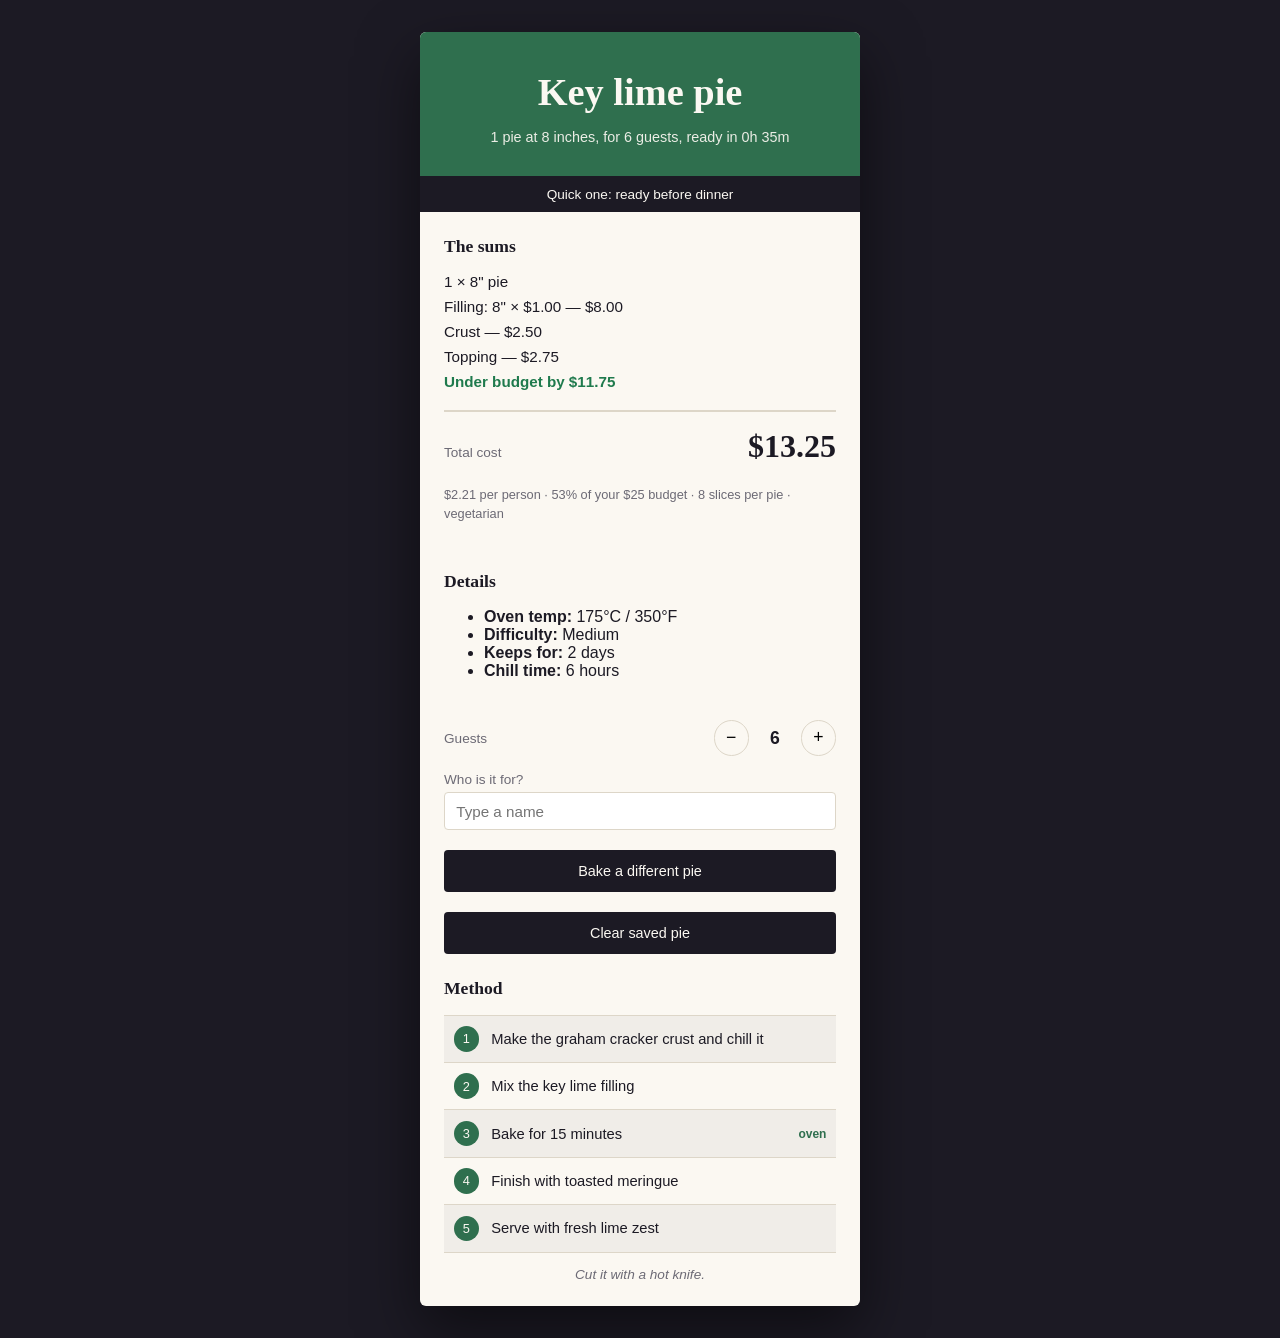
<file: Week10/index.html>
<!doctype html>
<html lang="en">
  <head>
    <meta charset="UTF-8" />
    <meta name="viewport" content="width=device-width, initial-scale=1.0" />
    <title>Random Pie Generator</title>
    <link rel="stylesheet" href="css/style.css" />
  </head>

  <body>
    <article class="card">
      <header class="top">
        <p class="kicker" id="kicker"></p>
        <h1 class="name" id="name"></h1>
        <p class="sub" id="sub"></p>
      </header>

      <p class="status" id="status"></p>

      <section class="block">
        <h2>The sums</h2>
        <p class="line" id="size-line"></p>
        <p class="line" id="cost-line"></p>
        <p class="line" id="crust-line"></p>
        <p class="line" id="topping-line"></p>
        <p class="line budget" id="budget-line"></p>

        <p class="total">
          <span>Total cost</span>
          <strong id="total"></strong>
        </p>
        <p class="fine-print" id="fine-print"></p>
      </section>

     
      <section class="block">
        <h2>Details</h2>
        <ul id="details"></ul>
      </section>

      <section class="controls">
        <div class="qty">
          <span class="qty-label">Guests</span>
          <button id="minus" type="button" aria-label="One fewer guest">−</button>
          <span class="count" id="count"></span>
          <button id="plus" type="button" aria-label="One more guest">+</button>
        </div>

        <div class="field">
          <label for="who">Who is it for?</label>
          <input id="who" type="text" placeholder="Type a name" />
        </div>

        <button class="roll" id="roll" type="button">Bake a different pie</button>
        <!-- NEW (Part B) -->
        <button class="roll" id="clear" type="button">Clear saved pie</button>
      </section>

      <section class="block steps-wrap">
        <h2>Method</h2>
        <ul class="steps" id="steps"></ul>
        <p class="tagline" id="tagline"></p>
      </section>
    </article>

    <script>
      /*
        PART B ANSWER :

        When the saved pie comes back from local storage, its DATA is all there
        (filling, prepMinutes, the serveWith array, the details object) but its
        methods are gone. Calling savedPie.totalMinutes() throws
        "totalMinutes is not a function". That is because JSON only stores data,
        and JSON.stringify silently drops functions.

        To fix it, I would not trust the parsed copy: I look the pie up again in
        my pies array by its filling name, so I get the original object with its
        methods back (see loadSavedPie below).
      */

      /* ---------- DATA ---------- */

     
      const pies = [
        {
          filling: 'Sour cherry',
          crust: 'all-butter shortcrust',
          topping: 'a lattice top',
          pieInches: 9,
          costPerInch: 0.9,
          crustCost: 3.5,
          toppingCost: 2.75,
          prepMinutes: 45,
          bakeMinutes: 65,
          budget: 40,
          tagline: 'Rest it for an hour. Really.',
          accent: '#b3263e',
          isVegetarian: true,
          serveWith: ['vanilla ice cream', 'whipped cream'],
          details: {
            'Oven temp': '200°C / 400°F',
            Difficulty: 'Medium',
            'Keeps for': '2 days',
          },

          totalMinutes() {
            return this.prepMinutes + this.bakeMinutes
          },
          costPerPie() {
            return this.pieInches * this.costPerInch + this.crustCost + this.toppingCost
          },
        },
        {
          filling: 'Brown butter apple',
          crust: 'lard crust',
          topping: 'a crumble topping',
          pieInches: 10,
          costPerInch: 0.7,
          crustCost: 2.5,
          toppingCost: 1.75,
          prepMinutes: 30,
          bakeMinutes: 50,
          budget: 30,
          tagline: 'Best served warm, with something cold.',
          accent: '#a8541f',
          isVegetarian: false,
          serveWith: ['cheddar', 'cinnamon ice cream'],
          details: {
            'Oven temp': '190°C / 375°F',
            Difficulty: 'Easy',
            'Keeps for': '3 days',
          },

          totalMinutes() {
            return this.prepMinutes + this.bakeMinutes
          },
          costPerPie() {
            return this.pieInches * this.costPerInch + this.crustCost + this.toppingCost
          },
        },
        {
          filling: 'Pumpkin',
          crust: 'graham cracker crust',
          topping: 'whipped cream',
          pieInches: 9,
          costPerInch: 0.6,
          crustCost: 2.5,
          toppingCost: 1.75,
          prepMinutes: 25,
          bakeMinutes: 40,
          budget: 20,
          tagline: 'Leftovers are breakfast.',
          accent: '#6b3f7a',
          isVegetarian: true,
          serveWith: ['hot coffee', 'maple syrup'],
          details: {
            'Oven temp': '175°C / 350°F',
            Difficulty: 'Easy',
            'Keeps for': '4 days',
            'Chill time': '4 hours',
          },

          totalMinutes() {
            return this.prepMinutes + this.bakeMinutes
          },
          costPerPie() {
            return this.pieInches * this.costPerInch + this.crustCost + this.toppingCost
          },
        },
        {
          filling: 'Key lime',
          crust: 'graham cracker crust',
          topping: 'toasted meringue',
          pieInches: 8,
          costPerInch: 1,
          crustCost: 2.5,
          toppingCost: 2.75,
          prepMinutes: 20,
          bakeMinutes: 15,
          budget: 25,
          tagline: 'Cut it with a hot knife.',
          accent: '#2f6f4e',
          isVegetarian: true,
          serveWith: ['fresh lime zest'],
          details: {
            'Oven temp': '175°C / 350°F',
            Difficulty: 'Medium',
            'Keeps for': '2 days',
            'Chill time': '6 hours',
          },

          totalMinutes() {
            return this.prepMinutes + this.bakeMinutes
          },
          costPerPie() {
            return this.pieInches * this.costPerInch + this.crustCost + this.toppingCost
          },
        },
        {
          filling: 'Chocolate silk',
          crust: 'chocolate cookie crust',
          topping: 'whipped cream',
          pieInches: 11,
          costPerInch: 0.8,
          crustCost: 3.5,
          toppingCost: 1.75,
          prepMinutes: 40,
          bakeMinutes: 70,
          budget: 45,
          tagline: 'Nobody ever regretted a second slice.',
          accent: '#3b4c9c',
          isVegetarian: true,
          serveWith: ['raspberries', 'espresso'],
          details: {
            'Oven temp': '160°C / 325°F',
            Difficulty: 'Hard',
            'Keeps for': '3 days',
          },

          totalMinutes() {
            return this.prepMinutes + this.bakeMinutes
          },
          costPerPie() {
            return this.pieInches * this.costPerInch + this.crustCost + this.toppingCost
          },
        },
      ]

      

      function pickRandom(list) {
        const index = Math.floor(Math.random() * list.length)
        return list[index]
      }

    
      let currentPie

      let guests = 6
      let eaterName = ''

      const MIN_GUESTS = 1
      const MAX_GUESTS = 20
      const STORAGE_KEY = 'savedPie'

    

      function rollNewPie() {
        currentPie = pickRandom(pies)
      }

      function savePie() {
        localStorage.setItem(STORAGE_KEY, JSON.stringify(currentPie))
      }

     
      function loadSavedPie() {
        const raw = localStorage.getItem(STORAGE_KEY)

        if (!raw) {
          return false
        }

        try {
          const saved = JSON.parse(raw)

         
          const original = pies.find(function (pie) {
            return pie.filling === saved.filling
          })

          if (original) {
            currentPie = original
            return true
          }
        } catch (error) {
          
        }

        return false
      }

  

      function render() {
        const slicesPerPie = currentPie.pieInches >= 10 ? 10 : 8

        const piesNeeded = Math.ceil(guests / slicesPerPie)

        const fillingCost = currentPie.pieInches * currentPie.costPerInch
        const costPerPie = currentPie.costPerPie() // method
        const totalCost = costPerPie * piesNeeded
        const costPerPerson = totalCost / guests
        const budgetUsed = Math.round((totalCost / currentPie.budget) * 100)
        const totalMinutes = currentPie.totalMinutes() // method
        const hoursPart = Math.floor(totalMinutes / 60)
        const minutesPart = totalMinutes % 60

        const isOverBudget = totalCost > currentPie.budget
        const isLongBake = totalMinutes > 100

        const gap = Math.abs(currentPie.budget - totalCost)

        let status

        if (isLongBake) {
          status = 'Long bake: start first thing in the morning'
        } else if (totalMinutes > 70) {
          status = 'An afternoon project'
        } else {
          status = 'Quick one: ready before dinner'
        }

        const budgetLine = isOverBudget
          ? `Over budget by $${gap.toFixed(2)}`
          : `Under budget by $${gap.toFixed(2)}`

        const pieWord = piesNeeded === 1 ? 'pie' : 'pies'
        const kicker = eaterName === '' ? '' : `Made for ${eaterName}`
        const diet = currentPie.isVegetarian ? 'vegetarian' : 'not vegetarian'

        const sub = `${piesNeeded} ${pieWord} at ${currentPie.pieInches} inches, for ${guests} guests, ready in ${hoursPart}h ${minutesPart}m`

        const finePrint = `$${costPerPerson.toFixed(2)} per person · ${budgetUsed}% of your $${currentPie.budget} budget · ${slicesPerPie} slices per pie · ${diet}`

   
        const steps = [
          `Make the ${currentPie.crust} and chill it`,
          `Mix the ${currentPie.filling.toLowerCase()} filling`,
          `Bake for ${currentPie.bakeMinutes} minutes`,
          `Finish with ${currentPie.topping}`,
          `Serve with ${currentPie.serveWith.join(' or ')}`,
        ]

        let stepsHTML = ''

        for (let i = 0; i < steps.length; i++) {
          const stripe = i % 2 === 0 ? 'stripe' : ''
          const isOvenStep = i % 3 === 2
          const label = isOvenStep ? `<span class="oven">oven</span>` : ''

          stepsHTML += `<li class="${stripe}"><span class="num">${i + 1}</span>${steps[i]}${label}</li>`
        }

        
        const detailKeys = Object.keys(currentPie.details)
        let detailsHTML = ''

        for (let i = 0; i < detailKeys.length; i++) {
          const key = detailKeys[i]
          detailsHTML += `<li><strong>${key}:</strong> ${currentPie.details[key]}</li>`
        }

        
        document.querySelector('#kicker').textContent = kicker
        document.querySelector('#name').textContent = `${currentPie.filling} pie`
        document.querySelector('#sub').textContent = sub
        document.querySelector('#status').textContent = status

        document.querySelector('#size-line').textContent =
          `${piesNeeded} × ${currentPie.pieInches}" ${pieWord}`
        document.querySelector('#cost-line').textContent =
          `Filling: ${currentPie.pieInches}" × $${currentPie.costPerInch.toFixed(2)}  —  $${fillingCost.toFixed(2)}`
        document.querySelector('#crust-line').textContent =
          `Crust  —  $${currentPie.crustCost.toFixed(2)}`
        document.querySelector('#topping-line').textContent =
          `Topping  —  $${currentPie.toppingCost.toFixed(2)}`
        document.querySelector('#budget-line').textContent = budgetLine
        document.querySelector('#budget-line').classList.toggle('over', isOverBudget)

        document.querySelector('#total').textContent = `$${totalCost.toFixed(2)}`
        document.querySelector('#fine-print').textContent = finePrint
        document.querySelector('#count').textContent = guests
        document.querySelector('#steps').innerHTML = stepsHTML
        document.querySelector('#details').innerHTML = detailsHTML
        document.querySelector('#tagline').textContent = currentPie.tagline

        document.body.style.setProperty('--accent', currentPie.accent)

        document.querySelector('#minus').disabled = guests === MIN_GUESTS
        document.querySelector('#plus').disabled = guests === MAX_GUESTS
      }

      
      function handlePlus() {
        if (guests < MAX_GUESTS) {
          guests = guests + 1
          render()
        }
      }

      function handleMinus() {
        if (guests > MIN_GUESTS) {
          guests = guests - 1
          render()
        }
      }

      function handleName(event) {
        eaterName = event.target.value.trim()
        render()
      }

      function handleRoll() {
        rollNewPie()
        savePie()
        render()
      }

      function handleClear() {
        localStorage.removeItem(STORAGE_KEY)
        rollNewPie()
        render()
      }

      document.querySelector('#plus').addEventListener('click', handlePlus)
      document.querySelector('#minus').addEventListener('click', handleMinus)
      document.querySelector('#who').addEventListener('input', handleName)
      document.querySelector('#roll').addEventListener('click', handleRoll)
      document.querySelector('#clear').addEventListener('click', handleClear)

  
      if (!loadSavedPie()) {
        rollNewPie()
      }

      render()
    </script>
  </body>
</html>
</file>
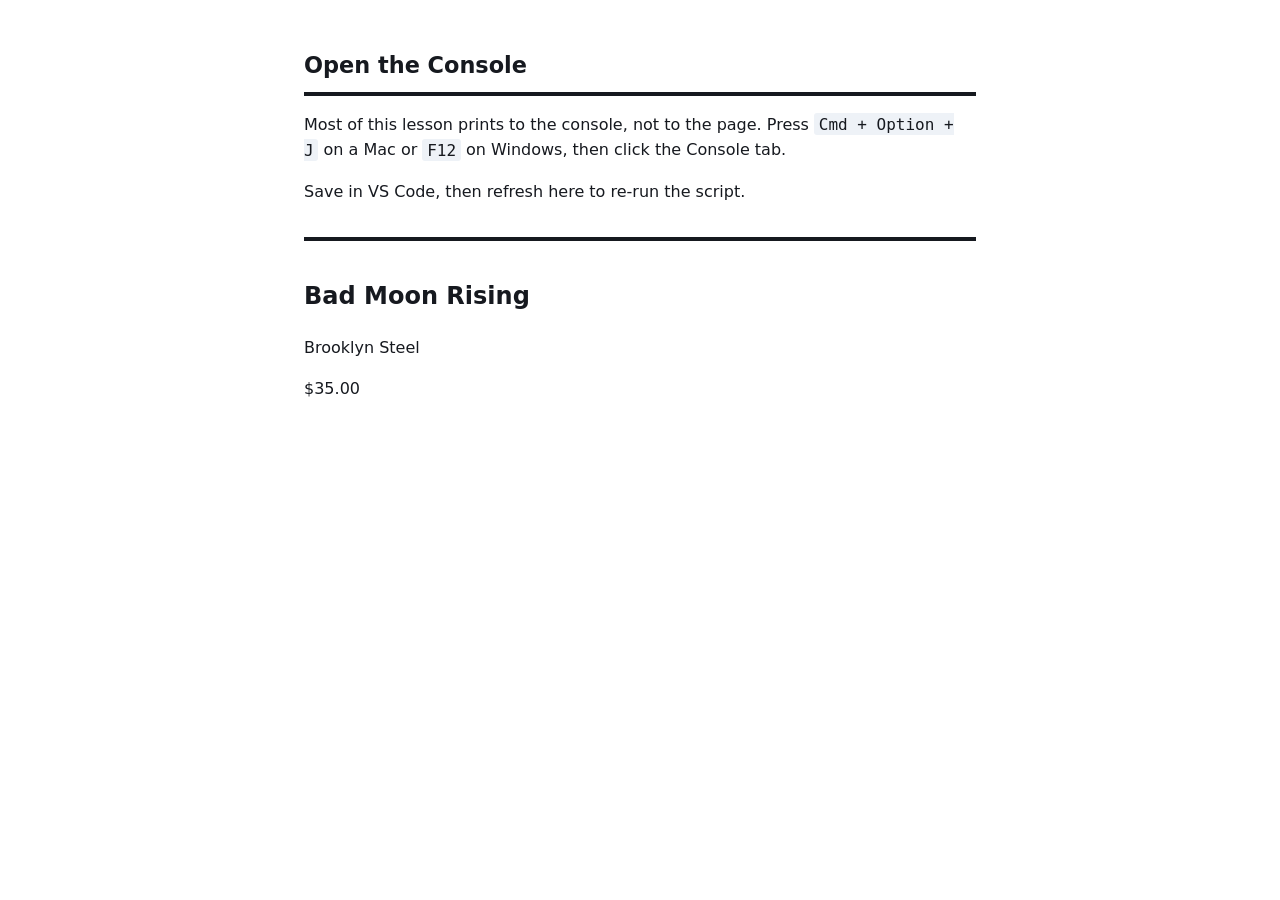
<file: Week12StarterFilesExercise/index.html>
<!DOCTYPE html>
<html lang="en">
  <head>
    <meta charset="UTF-8" />
    <meta name="viewport" content="width=device-width, initial-scale=1" />
    <title>JS Objects: deep dive</title>
    <style>
      body {
        font-family: system-ui, -apple-system, "Segoe UI", Helvetica, sans-serif;
        max-width: 42rem;
        margin: 3rem auto;
        padding: 0 1.5rem;
        line-height: 1.6;
        color: #16191f;
      }
      h1 {
        font-size: 1.4rem;
        border-bottom: 4px solid #16191f;
        padding-bottom: 0.5rem;
      }
      code {
        background: #eef2f7;
        padding: 0.1rem 0.3rem;
        border-radius: 3px;
        font-family: ui-monospace, Menlo, Consolas, monospace;
      }
      #output {
        margin-top: 2rem;
        padding-top: 1rem;
        border-top: 4px solid #16191f;
      }
    </style>
  </head>

  <body>
    <h1>Open the Console</h1>

    <p>
      Most of this lesson prints to the console, not to the page. Press
      <code>Cmd + Option + J</code> on a Mac or <code>F12</code> on Windows,
      then click the Console tab.
    </p>

    <p>Save in VS Code, then refresh here to re-run the script.</p>

    <!-- Section 9 asks you to put an object on the page. These three are here
         for that. Give them content with querySelector and textContent. -->
    <div id="output">
      <h2 id="line-one"></h2>
      <p id="line-two"></p>
      <p id="line-three"></p>
    </div>

    <script>
      // Section 2: your first object.
      
      const me = {
        name: 'Azelin',
        lives: 'Brooklyn',
        classes: 4,
        hasEaten: false,
        foods: ['dumplings', 'pasta', 'mango'],
      }

      console.log(me)


      // Section 3: reading values, two ways
      console.log(me.name) 
      console.log(me['lives']) 

      let key = 'name'
      console.log(me[key])
      key = 'classes' 
      console.log(me[key])

      console.log(me.favouriteColour)
      // Section 4: changing an object
    

      me.classes = 5 // update
      me.hometown = 'Shanghai' // add a key that was not there before (change to yours)
      me.foods.push('hot pot') // array methods work on an array inside an object
      console.log(me)

      // Reassigning a const throws an error. try/catch lets us read it
      // without stopping the rest of the script.
      try {
        me = { name: 'someone else' }
      } catch (error) {
        console.log('Section 4 error:', error.message)
      }
      // Section 5: objects inside objects
      const meWithPlace = {
        name: 'Azelin',
        place: {
          city: 'New York',
          borough: 'Brooklyn',
        },
      }

      console.log(meWithPlace.place.city) // one chained expression

    
      try {
        console.log(meWithPlace.plce.city)
      } catch (error) {
        console.log('Section 5 error:', error.message)
      }
      // Section 6: an array of objects
      const albums = [
        { title: 'Blonde', artist: 'Frank Ocean', year: 2016, owned: true },
        { title: 'Currents', artist: 'Tame Impala', year: 2015, owned: true },
        { title: 'Titanic Rising', artist: 'Weyes Blood', year: 2019, owned: false },
        { title: 'SOS', artist: 'SZA', year: 2022, owned: false },
      ]

      console.log(albums[2].title) // the third item's title

      for (let i = 0; i < albums.length; i++) {
        console.log(`${albums[i].title} by ${albums[i].artist} (${albums[i].year})`)
      }

      function pickRandom(list) {
        return list[Math.floor(Math.random() * list.length)]
      }

      const randomAlbum = pickRandom(albums)
      console.log(randomAlbum.title, randomAlbum.year)

      // Section 7: functions inside objects


      const show = {
        headliner: 'Bad Moon Rising',
        venue: 'Brooklyn Steel',
        price: 28.5,
        capacity: 400,
        ticketsSold: 388,

        ticketsLeft() {
          return this.capacity - this.ticketsSold
        },

        summary() {
          return `${this.headliner}: ${this.ticketsLeft()} tickets left`
        },
      }

      console.log(show.ticketsLeft()) 
      console.log(show.summary()) 
      show.ticketsSold = 400 
      console.log(show.ticketsLeft()) 
      console.log(show.summary())
      show.ticketsSold = 388 

      // Section 8: looping over an object's keys
      console.log(Object.keys(show))
      console.log(Object.values(show))
      console.log(Object.entries(show))

      const showKeys = Object.keys(show)

      for (let i = 0; i < showKeys.length; i++) {
        const k = showKeys[i]
        console.log(`${k}: ${show[k]}`)
      }

      show.doors = 'Fri 13 Nov, 8pm' 
      // Section 9: putting an object on the page
     

      const tonight = {
        headliner: 'Bad Moon Rising',
        venue: 'Brooklyn Steel',
        price: 28.5,
      }

      function render() {
        document.querySelector('#line-one').textContent = tonight.headliner
        document.querySelector('#line-two').textContent = tonight.venue
        document.querySelector('#line-three').textContent = `$${tonight.price.toFixed(2)}`
      }

      render()

      tonight.price = 35 
      render() 

     
      // Section 10: objects and local storage
      localStorage.setItem('showBroken', tonight)
      console.log(localStorage.getItem('showBroken')) 

     
      localStorage.setItem('show', JSON.stringify(tonight))
      const saved = JSON.parse(localStorage.getItem('show'))
      console.log(saved.headliner)

  
      localStorage.setItem('albums', JSON.stringify(albums))
      const savedAlbums = JSON.parse(localStorage.getItem('albums'))
      console.log(savedAlbums[0].title)


      localStorage.setItem('showWithMethod', JSON.stringify(show))
      const savedShow = JSON.parse(localStorage.getItem('showWithMethod'))
      console.log(savedShow.headliner) // data is fine
      try {
        console.log(savedShow.ticketsLeft())
      } catch (error) {
        console.log('Section 10 error:', error.message) 
      } 
    </script>
  </body>
</html>
</file>
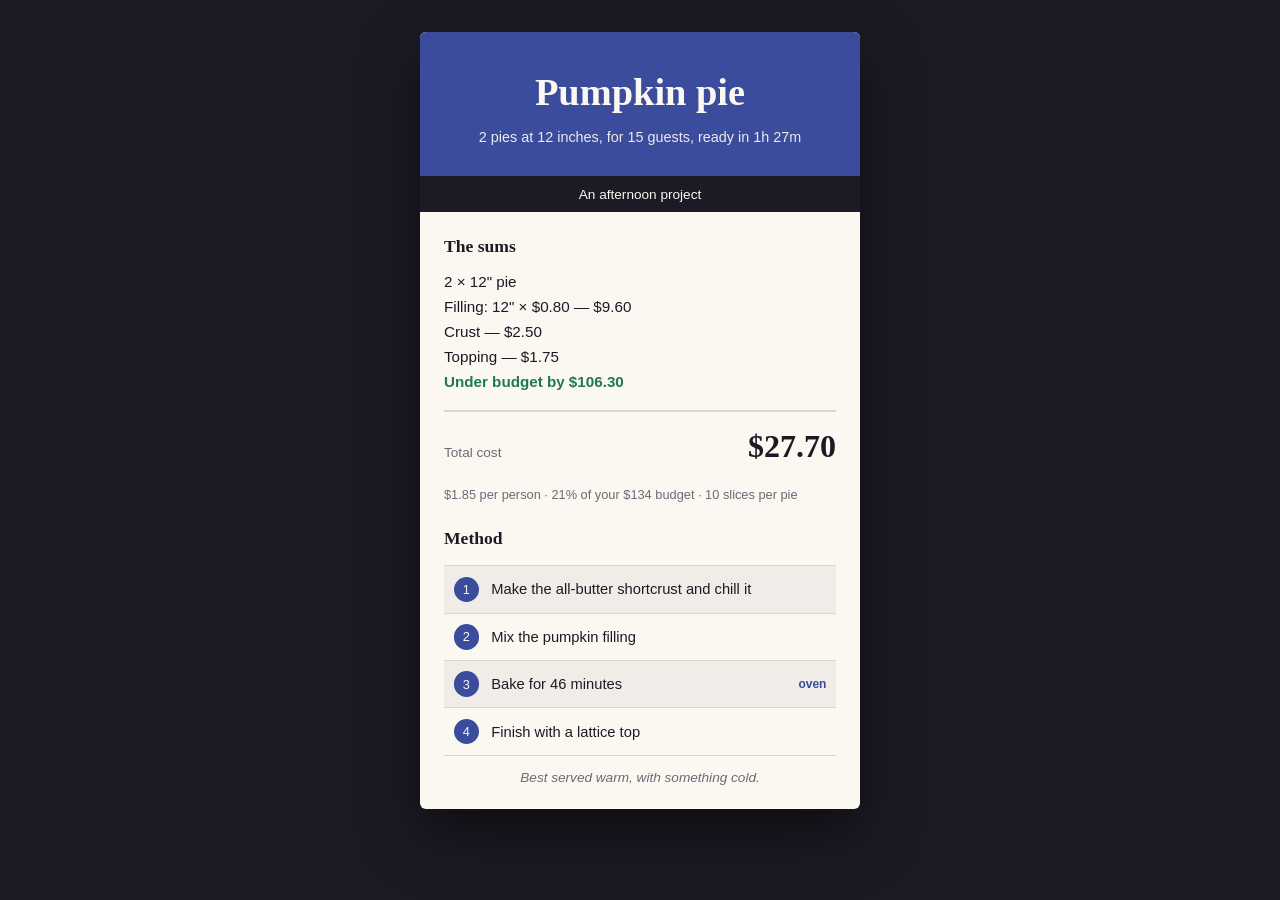
<file: Week9/index.html>
<!doctype html>
<html lang="en">
  <head>
    <meta charset="UTF-8" />
    <meta name="viewport" content="width=device-width, initial-scale=1.0" />
    <title>Random Pie Generator</title>
    <link rel="stylesheet" href="css/style.css" />
  </head>

  <body>
    <article class="card">
      <header class="top">
        <h1 class="name" id="name"></h1>
        <p class="sub" id="sub"></p>
      </header>

      <p class="status" id="status"></p>

      <section class="block">
        <h2>The sums</h2>
        <p class="line" id="size-line"></p>
        <p class="line" id="cost-line"></p>
        <p class="line" id="crust-line"></p>
        <p class="line" id="topping-line"></p>
        <p class="line budget" id="budget-line"></p>

        <p class="total">
          <span>Total cost</span>
          <strong id="total"></strong>
        </p>
        <p class="fine-print" id="fine-print"></p>
      </section>

      <section class="block steps-wrap">
        <h2>Method</h2>
        <ul class="steps" id="steps"></ul>
        <p class="tagline" id="tagline"></p>
      </section>
    </article>

    <script>

      const crusts = [
        'all-butter shortcrust',
        'graham cracker crust',
        'lard crust',
        'chocolate cookie crust',
        'oat and almond crust',
      ]

      const fillings = [
        'Sour cherry',
        'Brown butter apple',
        'Pumpkin',
        'Key lime',
        'Blueberry lemon',
        'Pecan',
        'Peach and ginger',
        'Chocolate silk',
      ]

      const toppings = [
        'a lattice top',
        'whipped cream',
        'toasted meringue',
        'a crumble topping',
      ]

      const bakers = ['Nan Wei', 'Big Dot', 'The Corner Oven']

      const accents = ['#b3263e', '#2f6f4e', '#3b4c9c', '#a8541f', '#6b3f7a', '#1f7a8c']

      const taglines = [
        'Best served warm, with something cold.',
        'Rest it for an hour. Really.',
        'Nobody ever regretted a second slice.',
        'Blind bake the crust first.',
        'Leftovers are breakfast.',
        'Cut it with a hot knife.',
        'Sugar is cheaper than regret.',
      ]



     
      function pickRandom(list) {
        const index = Math.floor(Math.random() * list.length)
        return list[index]
      }


      function randomBetween(min, max) {
        return Math.floor(Math.random() * (max - min + 1)) + min
      }


     
      const crust = pickRandom(crusts)
      const filling = pickRandom(fillings)
      const topping = pickRandom(toppings)

      const pieInches = randomBetween(8, 12)
      const guests = randomBetween(4, 16)
      const prepMinutes = randomBetween(15, 60)
      const bakeMinutes = randomBetween(25, 75)
      const budget = randomBetween(40, 150)

      const costPerInch = randomBetween(5, 10) / 10
      const crustCost = randomBetween(2, 4) + 0.5
      const toppingCost = randomBetween(1, 3) + 0.75


  
      const slicesPerPie = pieInches >= 10 ? 10 : 8

      // Math.ceil: 12 guests on 8-slice pies still means 2 pies
      const piesNeeded = Math.ceil(guests / slicesPerPie)

      const costPerPie = pieInches * costPerInch + crustCost + toppingCost
      const totalCost = costPerPie * piesNeeded
      const costPerPerson = totalCost / guests
      const budgetUsed = Math.round((totalCost / budget) * 100)
      const totalMinutes = prepMinutes + bakeMinutes
      const hoursPart = Math.floor(totalMinutes / 60)
      const minutesPart = totalMinutes % 60

      // booleans worked out from comparisons, never typed
      const isOverBudget = totalCost > budget
      const isLongBake = totalMinutes > 100

      const gap = Math.abs(budget - totalCost)


      let status

      if (isLongBake) {
        status = 'Long bake: start first thing in the morning'
      } else if (totalMinutes > 70) {
        status = 'An afternoon project'
      } else {
        status = 'Quick one: ready before dinner'
      }

   
      const budgetLine = isOverBudget
        ? `Over budget by $${gap.toFixed(2)}`
        : `Under budget by $${gap.toFixed(2)}`

      const pieWord = piesNeeded === 1 ? 'pie' : 'pies'

      // template literal with lots of variables
      const sub = `${piesNeeded} ${pieWord} at ${pieInches} inches, for ${guests} guests, ready in ${hoursPart}h ${minutesPart}m`

      const finePrint = `$${costPerPerson.toFixed(2)} per person · ${budgetUsed}% of your $${budget} budget · ${slicesPerPie} slices per pie`



      const steps = [
        `Make the ${crust} and chill it`,
        `Mix the ${filling.toLowerCase()} filling`,
        `Bake for ${bakeMinutes} minutes`,
        `Finish with ${topping}`,
      ]

      let stepsHTML = ''

      for (let i = 0; i < steps.length; i++) {
        // i % 2: every other row gets a stripe
        const stripe = i % 2 === 0 ? 'stripe' : ''

        // i % 3: every third row (the 3rd) is the oven step
        const isOvenStep = i % 3 === 2
        const label = isOvenStep ? `<span class="oven">oven</span>` : ''

        stepsHTML += `<li class="${stripe}"><span class="num">${i + 1}</span>${steps[i]}${label}</li>`
      }


      
      document.querySelector('#name').textContent = `${filling} pie`
      document.querySelector('#sub').textContent = sub
      document.querySelector('#status').textContent = status

      document.querySelector('#size-line').textContent =
        `${piesNeeded} × ${pieInches}" pie`
      document.querySelector('#cost-line').textContent =
        `Filling: ${pieInches}" × $${costPerInch.toFixed(2)}  —  $${(pieInches * costPerInch).toFixed(2)}`
      document.querySelector('#crust-line').textContent =
        `Crust  —  $${crustCost.toFixed(2)}`
      document.querySelector('#topping-line').textContent =
        `Topping  —  $${toppingCost.toFixed(2)}`
      document.querySelector('#budget-line').textContent = budgetLine
      document.querySelector('#budget-line').classList.toggle('over', isOverBudget)

      document.querySelector('#total').textContent = `$${totalCost.toFixed(2)}`
      document.querySelector('#fine-print').textContent = finePrint
      document.querySelector('#tagline').textContent = pickRandom(taglines)
      document.querySelector('#steps').innerHTML = stepsHTML

      document.body.style.setProperty('--accent', pickRandom(accents))

      console.log({ filling, crust, topping, totalCost, totalMinutes, isOverBudget, isLongBake })
    </script>
  </body>
</html>
</file>
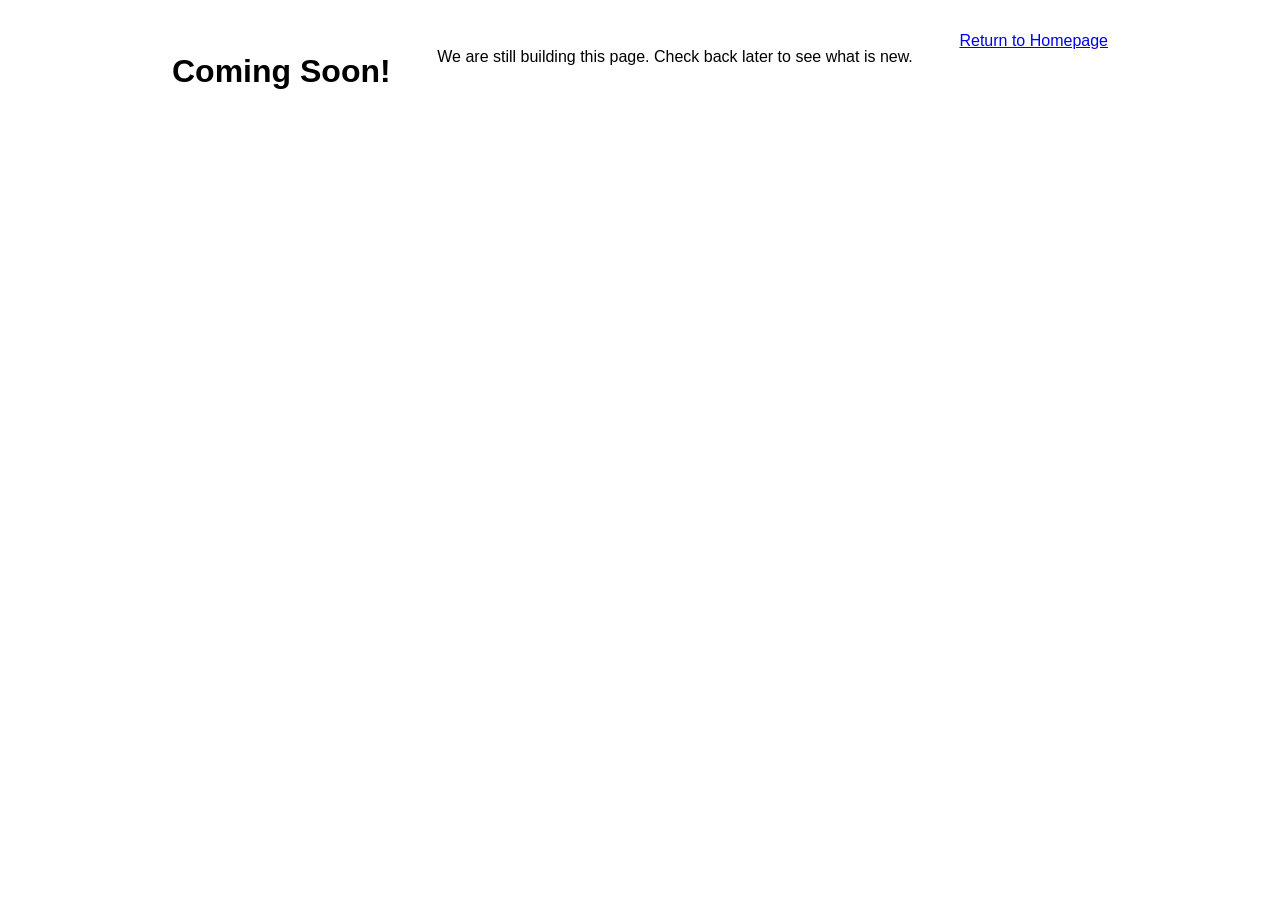
<file: Midterm/choreo.html>
<!DOCTYPE html>
<html lang="en">
<head>
    <meta charset="UTF-8">
    <meta name="viewport" content="width=device-width, initial-scale=1.0">
    <title>Coming Soon</title>
    <link rel="stylesheet" href="css/style.css" />
</head>
<body>
    <div class="container">
        <h1>Coming Soon!</h1>
        <p>We are still building this page. Check back later to see what is new.</p>
        <a href="index.html">Return to Homepage</a>
    </div>
</body>
</html>
</file>
<file: Week10/css/style.css>
:root {
  --accent: #b3263e;
  --ink: #1c1a24;
  --paper: #fbf8f2;
  --muted: #6c6a75;
  --line: #ddd6c8;
  --ff-display: 'Georgia', 'Times New Roman', serif;
  --ff-body: 'Helvetica Neue', Helvetica, Arial, sans-serif;
}

* { box-sizing: border-box; }

body {
  margin: 0;
  padding: 2rem 1rem;
  background: var(--ink);
  color: var(--ink);
  font-family: var(--ff-body);
  display: flex;
  justify-content: center;
  align-items: flex-start;
  min-height: 100vh;
}

.card {
  background: var(--paper);
  width: 100%;
  max-width: 440px;
  border-radius: 6px;
  overflow: hidden;
  box-shadow: 0 24px 60px rgb(0 0 0 / 0.5);
}

.top {
  background: var(--accent);
  color: var(--paper);
  padding: 2rem 1.5rem 1.75rem;
  text-align: center;
}

.kicker { margin: 0; font-size: 0.85rem; font-style: italic; opacity: 0.9; }
.kicker:empty { display: none; }

.name {
  font-family: var(--ff-display);
  font-size: 2.4rem;
  line-height: 1.05;
  margin: 0.5rem 0 0;
  font-weight: 700;
}

.sub { margin: 0.9rem 0 0; font-size: 0.9rem; line-height: 1.5; opacity: 0.92; }

.status {
  margin: 0;
  padding: 0.65rem 1.5rem;
  background: var(--ink);
  color: var(--paper);
  font-size: 0.85rem;
  text-align: center;
}

.block { padding: 1.5rem; }

.block h2 {
  font-family: var(--ff-display);
  font-size: 1.1rem;
  margin: 0 0 1rem;
}

.line {
  display: flex;
  justify-content: space-between;
  gap: 1rem;
  margin: 0 0 0.5rem;
  font-size: 0.95rem;
}

.line:empty { display: none; }

.budget { color: #1f7a4d; font-weight: 600; }
.budget.over { color: #b3261e; }

.total {
  display: flex;
  justify-content: space-between;
  align-items: baseline;
  margin: 1.25rem 0 0;
  padding-top: 1rem;
  border-top: 2px solid var(--line);
}

.total span { font-size: 0.85rem; color: var(--muted); }
.total strong { font-family: var(--ff-display); font-size: 2rem; }

.fine-print { margin: 1.25rem 0 0; font-size: 0.8rem; line-height: 1.5; color: var(--muted); }

.steps-wrap { padding-top: 0; }

.steps {
  list-style: none;
  margin: 0;
  padding: 0;
  border-top: 1px solid var(--line);
}

.steps li {
  display: flex;
  align-items: center;
  gap: 0.75rem;
  padding: 0.65rem 0.6rem;
  font-size: 0.92rem;
  border-bottom: 1px solid var(--line);
}

.steps li.stripe { background: rgb(0 0 0 / 0.045); }

.steps .num {
  flex: none;
  width: 1.6rem;
  height: 1.6rem;
  border-radius: 50%;
  background: var(--accent);
  color: var(--paper);
  font-size: 0.8rem;
  display: grid;
  place-items: center;
}

.steps .oven {
  margin-left: auto;
  font-size: 0.75rem;
  color: var(--accent);
  font-weight: 700;
}

.tagline { margin: 0.9rem 0 0; font-size: 0.85rem; font-style: italic; color: var(--muted); text-align: center; }



.controls { padding: 0 1.5rem 1.5rem; }

.qty { display: flex; align-items: center; gap: 0.75rem; margin: 0 0 1rem; }

.qty .qty-label { font-size: 0.85rem; color: var(--muted); margin-right: auto; }

.qty button {
  width: 2.2rem;
  height: 2.2rem;
  border: 1px solid var(--line);
  border-radius: 999px;
  background: transparent;
  font-size: 1.1rem;
  line-height: 1;
  cursor: pointer;
  font-family: inherit;
  transition: background 150ms ease;
}

.qty button:hover { background: rgb(0 0 0 / 0.06); }
.qty button:disabled { opacity: 0.3; cursor: not-allowed; }

.qty .count { min-width: 1.75rem; text-align: center; font-weight: 700; font-size: 1.1rem; }

.field label { display: block; font-size: 0.85rem; color: var(--muted); margin-bottom: 0.35rem; }

.field input {
  width: 100%;
  padding: 0.6rem 0.7rem;
  border: 1px solid var(--line);
  border-radius: 4px;
  font-family: inherit;
  font-size: 0.95rem;
  background: #fff;
}

.roll {
  display: block;
  width: 100%;
  margin-top: 1.25rem;
  padding: 0.8rem;
  border: 0;
  border-radius: 4px;
  background: var(--ink);
  color: var(--paper);
  font-family: inherit;
  font-size: 0.9rem;
  cursor: pointer;
  transition: opacity 150ms ease;
}

.roll:hover { opacity: 0.85; }

@media (max-width: 600px) {
  body { padding: 1rem 0.75rem; }
  .name { font-size: 2rem; }
}
</file>
<file: Week9/css/style.css>
:root {
  --accent: #b3263e;
  --ink: #1c1a24;
  --paper: #fbf8f2;
  --muted: #6c6a75;
  --line: #ddd6c8;
  --ff-display: 'Georgia', 'Times New Roman', serif;
  --ff-body: 'Helvetica Neue', Helvetica, Arial, sans-serif;
}

* { box-sizing: border-box; }

body {
  margin: 0;
  padding: 2rem 1rem;
  background: var(--ink);
  color: var(--ink);
  font-family: var(--ff-body);
  display: flex;
  justify-content: center;
  align-items: flex-start;
  min-height: 100vh;
}

.card {
  background: var(--paper);
  width: 100%;
  max-width: 440px;
  border-radius: 6px;
  overflow: hidden;
  box-shadow: 0 24px 60px rgb(0 0 0 / 0.5);
}

.top {
  background: var(--accent);
  color: var(--paper);
  padding: 2rem 1.5rem 1.75rem;
  text-align: center;
}



.name {
  font-family: var(--ff-display);
  font-size: 2.4rem;
  line-height: 1.05;
  margin: 0.5rem 0 0;
  font-weight: 700;
}

.sub { margin: 0.9rem 0 0; font-size: 0.9rem; line-height: 1.5; opacity: 0.92; }

.status {
  margin: 0;
  padding: 0.65rem 1.5rem;
  background: var(--ink);
  color: var(--paper);
  font-size: 0.85rem;
  text-align: center;
}

.block { padding: 1.5rem; }

.block h2 {
  font-family: var(--ff-display);
  font-size: 1.1rem;
  margin: 0 0 1rem;
}

.line {
  display: flex;
  justify-content: space-between;
  gap: 1rem;
  margin: 0 0 0.5rem;
  font-size: 0.95rem;
}

.line:empty { display: none; }

.budget { color: #1f7a4d; font-weight: 600; }
.budget.over { color: #b3261e; }

.total {
  display: flex;
  justify-content: space-between;
  align-items: baseline;
  margin: 1.25rem 0 0;
  padding-top: 1rem;
  border-top: 2px solid var(--line);
}

.total span { font-size: 0.85rem; color: var(--muted); }
.total strong { font-family: var(--ff-display); font-size: 2rem; }

.fine-print { margin: 1.25rem 0 0; font-size: 0.8rem; line-height: 1.5; color: var(--muted); }

.steps-wrap { padding-top: 0; }

.steps {
  list-style: none;
  margin: 0;
  padding: 0;
  border-top: 1px solid var(--line);
}

.steps li {
  display: flex;
  align-items: center;
  gap: 0.75rem;
  padding: 0.65rem 0.6rem;
  font-size: 0.92rem;
  border-bottom: 1px solid var(--line);
}

.steps li.stripe { background: rgb(0 0 0 / 0.045); }

.steps .num {
  flex: none;
  width: 1.6rem;
  height: 1.6rem;
  border-radius: 50%;
  background: var(--accent);
  color: var(--paper);
  font-size: 0.8rem;
  display: grid;
  place-items: center;
}

.steps .oven {
  margin-left: auto;
  font-size: 0.75rem;
  color: var(--accent);
  font-weight: 700;
}

.tagline { margin: 0.9rem 0 0; font-size: 0.85rem; font-style: italic; color: var(--muted); text-align: center; }

@media (max-width: 600px) {
  body { padding: 1rem 0.75rem; }
  .name { font-size: 2rem; }
}
</file>
<file: Midterm/css/style.css>
/* Global styles first */

* {
  box-sizing: border-box;
}

html,
body {
  margin: 0;
  font-family: 'Helvetica Neue', Arial, sans-serif;
}

img {
  width: 100%;
  height: auto;
}

nav {
  position: sticky;
  top: 0;
  z-index: 100000;
  background-color: white;
}

nav ul {
  list-style-type: none;
  margin: 0;
  padding: 0;
  display: flex;
  justify-content: center;
  align-items: center;
  gap: 100px;
}

nav li {
  display: inline-block;
  position: relative;
}

nav a {
  font-size: 2.8rem;
  color: black;
  text-decoration: none;
  transition: background-color 0.25s ease;
}

nav a:hover {
  color: #cf5f94;
}

/* sub nav */
nav li ul {
  display: none;
  position: absolute;
  top: 100%;
  left: 0;
  width: 14rem;
  background-color: black;
  box-shadow: 0 6px 12px rgba(0, 0, 0, 0.25);
}

nav li:hover ul,
nav li:focus-within ul {
  display: block;
  z-index: 10000000;
}

nav li li {
  display: block;
  position: static;      
}


nav li li a {
  display: block;
  color: white;
  padding: 0.75rem 1.5rem;
  font-size: 0.95rem;
  text-align: left;
}

.preview {
  position: absolute;
  top: 0;
  left: 100%;            
  width: 16rem;
  height: auto;
  max-height: 70vh;
  margin-left: 0.75rem;
  object-fit: contain;
  background: white;
  box-shadow: 0 6px 12px rgba(0, 0, 0, 0.25);
  opacity: 0;
  visibility: hidden;
  pointer-events: none;
  transition: opacity 0.2s ease;
}

nav li li a:hover .preview,
nav li li a:focus-visible .preview {
  opacity: 1;
  visibility: visible;
}


/* Allow the container to use more screen width */
.container {
  width: 100%;
  max-width: 1000px; /* Adjust this to cap how wide it gets */
  margin: 0 auto;
  padding: 2rem;
  box-sizing: border-box;
}

/* Place Name & Email side-by-side stretching horizontally */
.row {
  display: flex;
  flex-direction: row; /* Aligns items horizontally */
  gap: 1.5rem;
  width: 100%;
  margin-bottom: 1.5rem;
}

/* Make each input fill its container */
.input-lg {
  flex: 1; /* Causes inputs to stretch evenly */
  width: 100%;
  padding: 0.75rem;
  box-sizing: border-box;
}

/* Make the textarea stretch full width */
.message-area {
  width: 100%;
  margin-bottom: 1.5rem;
}

.message {
  width: 100%;
  min-height: 140px;
  padding: 0.75rem;
  box-sizing: border-box;
}

/* Optional: Stretch button full width or keep aligned to right */
.button-bar {
  display: flex;
  width: 100%;
}

.btn-dark {
  width: 100%; /* Change to auto if you don't want a full-width button */
  padding: 0.8rem;
}


@media screen and (width < 768px) {
  .preview {
    display: none;
  }
}

/* JUMBOTRON */

.hero {
  width: 100vw;
  max-height: 100vh;
  overflow: hidden;
  position: relative;
  margin-bottom: 2rem;
}

.hero article {
  position: absolute;
  bottom: 20%;
  right: 0;
  width: 50%;
  padding: 2%;
  color: #fff;
  background: linear-gradient(
    to right,
    rgba(30.87, 153, 1) 0%,
    rgba(0, 100, 200, 0.5) 50%,
    rgba(125, 185, 232, 0) 100%
  );
}

button,
a.info {
  display: inline-block;
  width: 10rem;
  padding: 10px 20px;
  border: 2px solid black;
  border-radius: 10px;
  color: white;
  background-color: #333;
  text-transform: uppercase;
  text-align: center;
  text-decoration: none;
  cursor: pointer;
  transition: all 1s ease;
  

}

button:hover,
a.info:hover {
  background-color: #cf5f94;
  color: #333;
}


html {
  scroll-behavior: smooth;
}

@media (prefers-reduced-motion: reduce) {
  html {
    scroll-behavior: auto;
  }
}


[id] {
  scroll-margin-top: 6rem;
}

section {
  padding: 2rem 1rem;
}

.section-title {
  margin: 0 0 0.5rem;
  font-size: 2.4rem;
}

.about p {
  max-width: 40rem;
}


.home-page {
  --maroon: #8a2c22;
  height: 100vh;
  height: 100dvh;
  display: grid;
  grid-template-columns: 16rem minmax(0, 1fr);
  grid-template-rows: auto minmax(0, 1fr) minmax(0, 1fr);
  grid-template-areas:
    "nav   nav"
    "info  vertical"
    "horiz horiz";
  row-gap: 1rem;
  padding-bottom: 1.5rem;
  overflow: hidden;
}

.home-page nav {
  grid-area: nav;
}

.home-page nav > ul,
.inner-page nav > ul {
  justify-content: space-evenly;
  gap: 1.5rem;
  padding: 1rem 1.5rem 0;
}

.home-page nav > ul > li > a,
.inner-page nav > ul > li > a {
  font-size: 2rem;
}


.home-page nav > ul {
  justify-content: flex-start;
  align-items: baseline;
  padding-left: 0;
}

.nav-name {
  flex: 0 0 16rem;
  text-align: center;
}

.home-page nav > ul > li:not(.nav-name) {
  margin-inline: auto;
}


.home-info {
  grid-area: info;
  position: relative;
  z-index: 10;
  display: flex;
  flex-direction: column;
  align-items: center;
  justify-content: center;
  gap: 0.75rem;
  padding: 1rem;
  background-color: white;
  text-align: center;
}

.home-info .logo {
  display: block;
  line-height: 0;
}

.home-info .logo img {
  display: block;
  position: relative;
  z-index: 2;
  height: 25rem;
  width: auto;
  transition: transform 0.6s cubic-bezier(0.22, 1, 0.36, 1);
  margin-top: -5rem;
  margin-bottom: -7rem; 
}

.home-info .logo:hover img {
  transform: scale(1.25);
}


.home-title {
  margin: 0;
  padding-left: 0.2em;
  font-size: 1.3rem;
  font-weight: 700;
  line-height: 1.1;
  letter-spacing: 0.2em;
  text-transform: uppercase;
  color: black;
  cursor: default;
}

.about-link {
  font-size: 1.75rem;
  font-weight: bold;
  color: black;
  text-decoration: none;
}

.about-link:hover {
  color: #cf5f94;
}

.collab {
  margin: 0.25rem 0 0;
  font-size: 0.9rem;
  font-style: italic;
}

.collab a {
  color: black;
}

/* HOME: SCROLLING ART ROWS https://www.bennadel.com/blog/4536-creating-a-marquee-effect-with-css-animations.htm*/
.marquee {
  min-width: 0;
  min-height: 0;
  display: flex;
  overflow: hidden;      
  overflow-x: clip;      
  overflow-y: visible;
}

.marquee-vertical {
  grid-area: vertical;
}

.marquee-horizontal {
  grid-area: horiz;
}


.marquee:hover {
  position: relative;
  z-index: 5;
}


.marquee-group {
  display: flex;
  flex: 0 0 auto;
  min-width: 100%;
  justify-content: space-around;
  animation: marquee-left 30s linear infinite;
}


.marquee-horizontal .marquee-group {
  animation-direction: reverse;
  animation-duration: 30s;
}


.marquee:focus-within .marquee-group {
  animation-play-state: paused;
}

.marquee-group a {
  flex: 0 0 auto;
  margin-right: 1rem;
  transition: transform 0.3s ease;
}

/* The piece under the mouse grows while everything keeps scrolling */
.marquee-group a:hover {
  transform: scale(1.05);
  position: relative;
  z-index: 2;
}

.marquee-group video {
  display: block;
  width: auto;
  height: 100%;
  aspect-ratio: 16 / 9;   
  object-fit: cover;
}
.marquee-group img {
  display: block;
  width: auto;
  height: 100%;
}

@keyframes marquee-left {
  to {
    transform: translateX(-100%);
  }
}


@media (prefers-reduced-motion: reduce) {
  .marquee {
    overflow-x: auto;
  }

  .marquee-group {
    animation: none;
  }

  .marquee-group.dup {
    display: none;
  }
}

.inner-page {
  --accent: #cf5f94;
  display: grid;
  grid-template-columns: 14rem minmax(0, 1fr);
  min-height: 100vh;
}

.inner-main {
  min-width: 0;
}


.inner-page nav a[aria-current="page"]:not(:hover) {
  color: var(--accent);
}


.side {
  position: sticky;
  top: 0;
  align-self: start;
  display: flex;
  flex-direction: column;
  align-items: center;
  gap: 1.25rem;
  padding: 1rem;
  text-align: center;
}

.side .logo {
  display: block;
  line-height: 0;
}


.side .logo img {
  display: block;
  height: 18rem;
  width: auto;
  margin-top: -4rem;
  margin-bottom: -4rem;
  transition: transform 0.6s cubic-bezier(0.22, 1, 0.36, 1);   
}

.side .logo:hover img {
  transform: scale(1.05);
}


@media (prefers-reduced-motion: reduce) {
  .home-info .logo img,
  .side .logo img {
    transition: none;
  }
}

.side-list {
  margin: 0;
  padding: 0;
  margin-left: 1rem;
  list-style: none;
}

.side-list a {
  display: block;
  padding: 0.4rem 0;
  font-size: 1rem;
  color: black;
  text-decoration: none;
  text-align: left;
}

.side-list a:hover {
  color: #cf5f94;
  font-style: italic;
  text-shadow: 0 0 1px rgba(207, 95, 148, 0.5);
}


.pieces {
  padding: 1rem 1.5rem 3rem;
}

.piece {
  margin: 0 0 4rem;
}

.piece:last-child {
  margin-bottom: 0;
}

.piece img {
  display: block;
  width: auto;
  max-width: 100%;
  max-height: 80vh;
}


.piece video {
  display: block;
  width: 100%;
  max-height: 80vh;
  background: black;
}

.piece h2 {
  margin: 0.75rem 0 0.25rem;
  font-size: 1.5rem;
}

.piece .meta {
  margin: 0 0 0.5rem;
  color: #555;
  font-size: 0.95rem;
}

.piece p {
  max-width: 40rem;
  margin: 0;
}


.gallery {
  columns: 2 15rem;  
  column-gap: 0.3rem;
}

.gallery-item {
  display: block;
  margin: 0 0 1rem;
  break-inside: avoid;
}

.gallery-item img {
  display: block;
  width: 100%;
  height: auto;
  transition: opacity 0.25s ease;
}

.gallery-item:hover img {
  opacity: 0.8;
}


.lightbox {
  display: none;
  position: fixed;
  inset: 0;
  z-index: 200000;
  align-items: center;
  justify-content: center;
  background: rgba(255, 255, 255, 0.97);
  cursor: zoom-out;
}

.lightbox:target {
  display: flex;
}

.lightbox img {
  display: block;
  width: auto;
  max-width: 94vw;
  max-height: 92vh;
}

.lightbox-x {
  position: absolute;
  top: 0.75rem;
  right: 1.25rem;
  font-size: 3rem;
  line-height: 1;
  color: black;
}


.embed {
  aspect-ratio: 16 / 9;
  background: #d6709f;
}

.embed iframe {
  display: block;
  width: 100%;
  height: 100%;
  border: 0;
}


.visually-hidden {
  position: absolute;
  width: 1px;
  height: 1px;
  margin: -1px;
  padding: 0;
  overflow: hidden;
  clip: rect(0 0 0 0);
  white-space: nowrap;
  border: 0;
}


.container {
  width: 100%;
  display: flex;
  flex-direction: row;
  flex-wrap: wrap;
  justify-content: space-between;
}

.thumb {
  flex: 0 0 30%;
  margin: 1.5rem auto;
  position: relative;
  overflow: hidden;
}

.mask {
  
  position: absolute;
  top: 0;
  bottom: 0;
  left: 0;
  right: 0;
  display: flex;
  flex-direction: column;
  justify-content: center;
  align-items: center;
  opacity: 0;
  background-color: rgba(255, 255, 255, 0.5);
  transition: all 1s ease;
}

.mask h2 {
  margin: 0;
}

.mask p {
  font-style: italic;
}

.thumb:hover .mask {
  opacity: 1;
}


.thumb img {
  transform: scale(1) rotate(0);

  transition: all 1s ease;
}

.thumb:hover img {
  transform: scale(2) rotate(-20deg);
}

.thumb .mask h2,
.thumb .mask p,
.thumb .mask a {
  opacity: 0;
  transform: scale(0);
  transition: all 1s ease-in-out;
}

.thumb:hover .mask h2,
.thumb:hover .mask p,
.thumb:hover .mask a {
  opacity: 1;
  transform: scale(1);
}

/* Phone */
@media screen and (width <768px) {
  .hero article {
    width: 100%;
    bottom: 0;
    text-align: center;
  }

  .container {
    flex-direction: column;
    padding: 0.75rem;
  }

  nav ul {
    gap: 1rem;
    flex-wrap: wrap;
  }

  nav a {
    font-size: 1.25rem;
  }
}


@media screen and (width < 768px) {
  .inner-page {
    grid-template-columns: minmax(0, 1fr);
  }

  .side {
    position: static;
    flex-direction: row;
    flex-wrap: wrap;
    justify-content: center;
    gap: 0.5rem 1.25rem;
    padding: 0.5rem;
  }

  .side .logo img {
    height: 6rem;
    margin-top: -0.9rem;
    margin-bottom: -1.8rem;
  }

  .side-list {
    display: flex;
    flex-wrap: wrap;
    gap: 0.25rem 1rem;
  }

  .side-list a {
    font-size: 1.125rem;
  }

  .pieces {
    padding: 1rem;
  }
}


@media screen and (width < 768px) {
  .home-page {
    grid-template-columns: minmax(0, 1fr);
    grid-template-rows: auto auto minmax(0, 1fr) minmax(0, 1fr);
    grid-template-areas:
      "nav"
      "info"
      "vertical"
      "horiz";
  }

  .nav-name {
    flex: 0 1 auto;
  }

  .home-page nav > ul > li:not(.nav-name) {
    margin-inline: 0;
  }

  .home-info {
    flex-direction: row;
    flex-wrap: wrap;
    gap: 0.25rem 1rem;
    padding: 0.5rem;
  }

  .home-info .logo img {
    height: 6rem;
    margin-top: -0.9rem;
    margin-bottom: -1.8rem;
  }

  .home-title,
  .about-link {
    font-size: 1.55rem;
  }

  .collab {
    display: none;
  }

  .home-page nav > ul,
  .inner-page nav > ul {
    justify-content: center;
    gap: 1.25rem;
    padding: 0.5rem;
  }

  .home-page nav > ul > li > a,
  .inner-page nav > ul > li > a {
    font-size: 1.1rem;
  }
}
</file>
